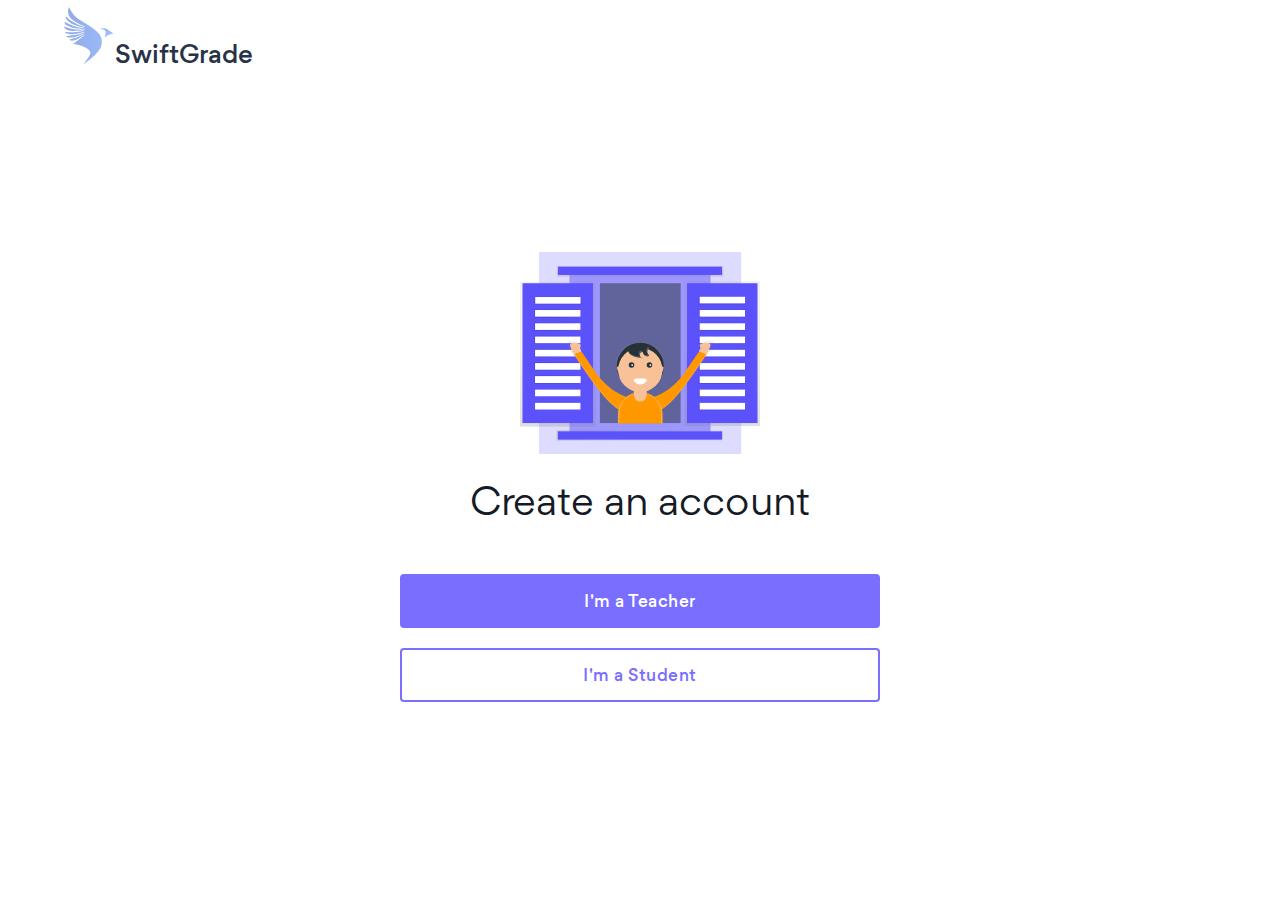
<file: create-account.html>
<!DOCTYPE html>
<html lang="en">

<head>
    <meta charset="UTF-8">
    <meta name="viewport" content="width=device-width, initial-scale=1.0">
    <title>Create account</title>
    <!-- stylesheet --> 

    <link rel="stylesheet" href="css/signin.css">

</head>

<body>
    <!-- Create Account Page -->
    <div class="signin">
        <div class="top-navbar ">
            <div class="logo">
                <a href="index.html">
                    <img src="img/logo.svg" alt="SwiftGrade" width="50" height="58">
                    <span>SwiftGrade</span>
                </a>
            </div>
        </div>
        <div class="signin-inner">
            <img src="img/Middle page SVG.svg" alt="Boy standing" class="hero-illustration">
            <h2>Create an account</h2>                     
            <div class="signin-form-col">    
					<a href="registration.html"><button type="button" class="sigin-btn active">I'm a Teacher</button><br></a>
					<a href="join_class.html"><button type="button" class="sigin-btn">I'm a Student</button></a>
            </div>
        </div>
    </div>
</body>


</html>
</file>
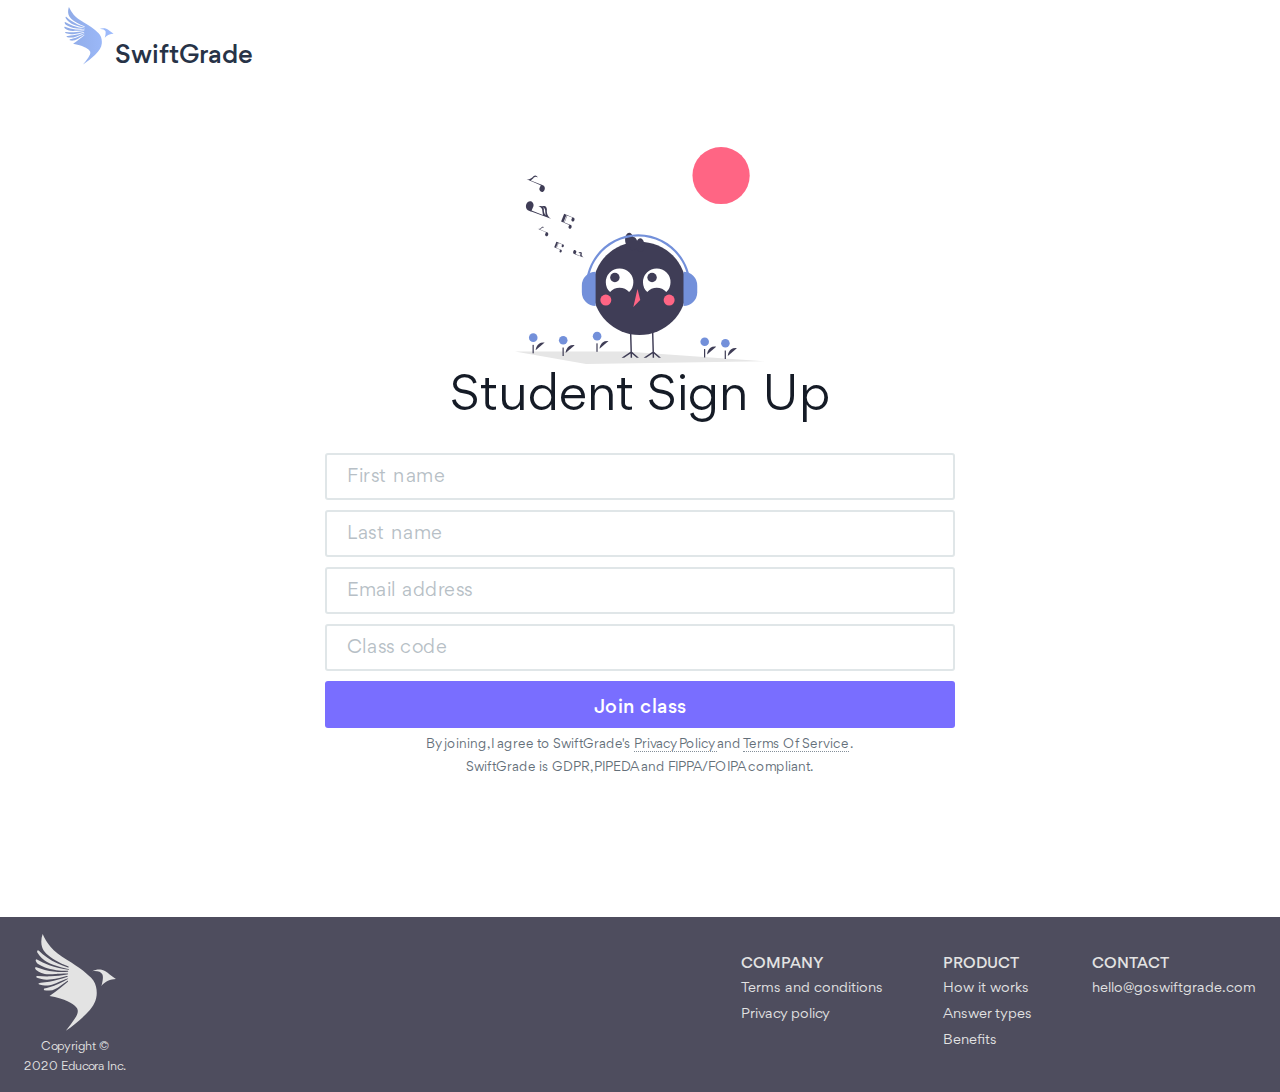
<file: join_class.html>
<!DOCTYPE html>
<html lang="en">

<head>
    <meta charset="UTF-8">
    <meta name="viewport" content="width=device-width, initial-scale=1.0">
    <title>Join Class</title>
    <!-- stylesheet -->
    <link rel="stylesheet" href="css/student.css">

</head>

<body>
    <!-- Sign in page -->
    <div class="joinclass">
        <div class="top-navbar ">
            <div class="logo">
                <a href="index.html">
                    <img src="img/logo.svg" alt="SwiftGrade" width="50" height="58">
                    <span>SwiftGrade</span>
                </a>
            </div>
        </div>
        <div class="joinclass-inner">
            <img src="img/join_classsvg.svg" alt="join class" class="joinclass-img">
            <h2>Student Sign Up</h2>
            <div class="joinclass-form-col">
                <form action="">
                    <input type="text" placeholder="First name">
                    <input type="text" placeholder="Last name">
                    <input type="text" placeholder="Email address">
                    <input type="text" placeholder="Class code">

                    <button type="button" class="joinclass-btn">Join class</button>
                </form>
                <p class="terms-text">
                    By joining, I agree to SwiftGrade's
                    <a href="#">Privacy Policy </a> and <a href="#">Terms of Service</a> . <br> SwiftGrade is GDPR, PIPEDA and FIPPA/FOIPA compliant.
                </p>
            </div>


        </div>
    </div>
    <!-- ./End sign in page -->
    <!-- Footer -->
    <footer class="footer">
        <div class="container">
            <div class="footer-logo">
                <a href="#">
                    <img src="img/logo-bottom.svg" alt="SwiftGrade" width="81" height="97">
                    <span>SwiftGrade</span>
                </a>
                <p class="copy">Copyright ©</p>
                <p class="copy">2020 Educora Inc.</p>
            </div>
            <div class="footer-menu">
                <div class="footer-menu__item">
                    <h3>company</h3>
                    <ul class="footer-menu__item-list">
                        <li><a href="#">Terms and conditions</a></li>
                        <li><a href="#">Privacy policy</a></li>
                    </ul>
                </div>
                <div class="footer-menu__item">
                    <h3>Product</h3>
                    <ul class="footer-menu__item-list">
                        <li><a href="#howitworks">How it works</a></li>
                        <li><a href="#answertypes">Answer types</a></li>
                        <li><a href="#benefits">Benefits</a></li>
                    </ul>
                </div>
                <div class="footer-menu__item">
                    <h3>contact</h3>
                    <ul class="footer-menu__item-list">
                        <li><a href="mailto:hello@goswiftgrade.com">hello@goswiftgrade.com</a></li>
                    </ul>
                </div>
            </div>
        </div>
    </footer>

</body>
<script src="https://cdnjs.cloudflare.com/ajax/libs/jquery/2.2.2/jquery.min.js"></script>
<script>
    $(".toggle-password").click(function() {

        $(this).toggleClass("open-eye close-eye");
        var input = $($(this).attr("toggle"));
        if (input.attr("type") == "password") {
            input.attr("type", "text");
        } else {
            input.attr("type", "password");
        }
    });
</script>

</html>
</file>
<file: css/signin.css>
@font-face {
    font-family: 'Gordita Regular';
    font-style: normal;
    font-weight: normal;
    src: local('../fonts/Gordita Regular'), url('../fonts/Gordita-Regular.woff') format('woff');
}

@font-face {
    font-family: 'Gordita ';
    src: local('../fonts/Gordita  Regular'), local('../fonts/Gordita--Regular'), url('../fonts/Gordita-Regular.woff2') format('woff2'), url('../fonts/Gordita-Regular.woff') format('woff'), url('../fonts/Gordita-Regular.ttf') format('truetype');
    font-weight: 400;
    font-style: normal;
}

@font-face {
    font-family: 'Gordita Regular Italic';
    font-style: normal;
    font-weight: normal;
    src: local('../fonts/Gordita Regular Italic'), url('../fonts/Gordita Regular Italic.woff') format('woff');
}

@font-face {
    font-family: 'Gordita Thin';
    font-style: normal;
    font-weight: normal;
    src: local('../fonts/Gordita Thin'), url('../fonts/Gordita Thin.woff') format('woff');
}

@font-face {
    font-family: 'Gordita Thin Italic';
    font-style: normal;
    font-weight: normal;
    src: local('../fonts/Gordita Thin Italic'), url('../fonts/Gordita Thin Italic.woff') format('woff');
}

@font-face {
    font-family: 'Gordita Light';
    font-style: normal;
    font-weight: normal;
    src: local('../fonts/Gordita Light'), url('../fonts/Gordita Light.woff') format('woff');
}

@font-face {
    font-family: 'Gordita Light Italic';
    font-style: normal;
    font-weight: normal;
    src: local('../fonts/Gordita Light Italic'), url('../fonts/Gordita Light Italic.woff') format('woff');
}

@font-face {
    font-family: 'Gordita Medium';
    font-style: normal;
    font-weight: normal;
    src: local('../fonts/Gordita-Medium'), url('../fonts/Gordita-Medium.woff') format('woff');
}

@font-face {
    font-family: 'Gordita Medium Italic';
    font-style: normal;
    font-weight: normal;
    src: local('../fonts/Gordita-Medium Italic'), url('../fonts/Gordita-Medium Italic.woff') format('woff');
}

@font-face {
    font-family: 'Gordita Bold';
    font-style: normal;
    font-weight: normal;
    src: local('../fonts/Gordita Bold'), url('../fonts/Gordita Bold.woff') format('woff');
}

@font-face {
    font-family: 'Gordita Bold Italic';
    font-style: normal;
    font-weight: normal;
    src: local('../fonts/Gordita Bold Italic'), url('../fonts/Gordita Bold Italic.woff') format('woff');
}

@font-face {
    font-family: 'Gordita Black';
    font-style: normal;
    font-weight: normal;
    src: local('../fonts/Gordita Black'), url('../fonts/Gordita Black.woff') format('woff');
}

@font-face {
    font-family: 'Gordita Black Italic';
    font-style: normal;
    font-weight: normal;
    src: local('../fonts/Gordita Black Italic'), url('../fonts/Gordita Black Italic.woff') format('woff');
}

@font-face {
    font-family: 'Gordita Ultra';
    font-style: normal;
    font-weight: normal;
    src: local('../fonts/Gordita Ultra'), url('../fonts/Gordita Ultra.woff') format('woff');
}

@font-face {
    font-family: 'Gordita Ultra Italic';
    font-style: normal;
    font-weight: normal;
    src: local('../fonts/Gordita Ultra Italic'), url('../fonts/Gordita Ultra Italic.woff') format('woff');
}
* {
    padding: 0;
    margin: 0;
}


.top-navbar {
    padding: 10px 64px 0;
    transition: box-shadow .15s ease-in-out;
    z-index: 999;
    position: relative;
}

.top-navbar .logo img {
    position: relative;
    top: -3px;
}

.top-navbar .logo a {
    text-decoration: none;
}

.top-navbar .logo {
    font: 24px 'Gordita Medium';
}

.top-navbar .logo span {
    position: relative;
    left: -5px;
    top: -5px;
    color: #273347;
}

.signin .signin-inner {
    text-align: center;
    width: 480px;
    display: inline-block;
    position: absolute;
    top: 22%;
    -moz-transform: translateY(-50%);
    -webkit-transform: translateY(-50%);
    -o-transform: translateY(-50%);
    -ms-transform: translateY(-50%);
    transform: translateY(-50%);
	left: 50%;
    -moz-transform: translateX(-50%);
    -webkit-transform: translateX(-50%);
    -o-transform: translateX(-50%);
    -ms-transform: translateX(-50%);
    transform: translateX(-50%);
}

.signin-inner img.hero-illustration {
    width: 260px;
    margin: 0 auto;
}

.signin-inner h2 {
    font-size: 40px;
    font-weight: 400;
	line-height: 1.5;
    font-family: 'Gordita regular';
    color: #151b26;
	margin: 20px 0;
}
.signin-or {
    color: #9ca6af;
    padding-bottom: 18px;
    padding-top: 18px;
    position: relative;
    text-align: center;
    font-family: 'Gordita regular';
    width: 70%;
    margin: 0 auto;
}

.signin-or span {
    font-family: 'Gordita regular';
    font-size: 18px;
    font-weight: 300;
}

.signin-form-col form input:focus { 
    outline: 0;
}

.signin-form-col form input::placeholder {
    color: #b7bfc6;
    letter-spacing: .5px;
    line-height: 50px;
}

.signin-form-col .sigin-btn{
    font-family: 'Gordita medium';
    line-height: 50px;
    padding: 0 24px;
    width: 100%;
    background-color: #fff;
    color:#796eff;
    text-decoration: none;
    border-radius: 4px;
    border: 2px solid #796eff;
    cursor: pointer;
    font-size: 18px;
	letter-spacing: .5px;
	outline: none !important;
	margin: 20px 0.5em 0px 0.5em;
}
.signin-form-col .sigin-btn:hover{
    background-color: #e2dfff75;
}
.signin-form-col .sigin-btn.active{
	 background-color: #796eff;
     color:#fff;
	
}
.signin-form-col .sigin-btn.active:hover {
    background-color: #635ac7;
    color: #fff;
	border: 2px solid #635ac7;
}

@media(max-width:577px) {
    .top-navbar {
        padding: 10px 20px 5px;
        box-shadow: 0 2px 12px 0 rgba(36, 50, 66, .075);
        width: 100%;
        background: #fff;
        box-sizing: border-box;
    }
    .signin .signin-inner {
        width: 85%;
        padding-top: 10px;
        margin-top: 0px;
        justify-content: center;
        top: 30%;

    }
    .signin-inner h2 {
        font-size: 30px;
    }
    #sticky-navbar a img {
        width: 150px;
    }
    .google-action-btn button {
        width: 100%;
        font-size: 16px;
    }
    .google-action-btn button img {
        left: 15px;
    }
    .signin-form-col .sigin-btn {
        font-size: 16px;
		margin: 20px 0 0px 0;
    }
    .signin .signin-inner .hero-illustration {
        width: 200px;
        display: block;
        margin: 0 auto;
    }
    .top-navbar .logo img {
        height: 45px;
    }
    .top-navbar .logo {
        font: 19px "Gordita Medium";
    }
    .signin-or {
        width: 80%;
    }
}

@media(min-width:577px) and (max-width:1024px) {
    .top-navbar {
        padding: 10px 35px;
        box-shadow: 0 2px 12px 0 rgba(36, 50, 66, .075);
        height: 60px;
        display: flex;
    }
    .google-action-btn button {
        font-size: 16px;
    }
	
    .signin .signin-inner {
        width: 480px;
        padding-top: 20px;
        flex-direction: column;
        justify-content: center;
        top: 30%;
    }
    .signin .signin-inner .hero-illustration {
        width: 250px;
        display: block;
        margin: 0 auto;
    }
    .signin .signin-inner h2 {
        font-size: 40px;
        margin: 27px 0;
        margin: 27px 0;
    }
    .google-action-btn button {
        width: 90%;
    }
	.signin-form-col .sigin-btn {
        font-size: 16px;
		margin: 20px 0 0px 0;
    }
}


/* Surface book */


/* ipdad pro */

@media only screen and (min-width:1024px) and (max-width: 1366px) {
    .signin .signin-inner {
        width: 480px;
        margin-top: 0px;
        flex-direction: column;
        justify-content: center;
        top: 28%;
    }
    .signin .signin-inner .hero-illustration {
        width: 240px;
        display: block;
        margin: 0 auto;
    }
    .signin .signin-inner h2 {
        font-size: 40px;
    }
    .signin {
        padding: 0 0 65px;
    }
	.signin-form-col .sigin-btn {
        font-size: 16px;
		margin: 20px 0 0px 0;
    }
}


/* iPhone 5*/

@media (device-height: 568px) and (device-width: 320px) and (-webkit-min-device-pixel-ratio: 2) {
    .signin .signin-inner .hero-illustration {
        width: 160px;
    }
    .signin-inner h2 {
        font-size: 30px;
    }
    .google-action-btn {
        position: relative;
        margin-top: 15px;
    }
	.signin-form-col .sigin-btn {
        font-size: 16px;
		margin: 20px 0 0px 0;
    }
	
}
</file>
<file: css/student.css>
@font-face {
    font-family: 'Gordita Regular';
    font-style: normal;
    font-weight: normal;
    src: local('../fonts/Gordita Regular'), url('../fonts/Gordita-Regular.woff') format('woff');
}

@font-face {
    font-family: 'Gordita ';
    src: local('../fonts/Gordita  Regular'), local('../fonts/Gordita--Regular'), url('../fonts/Gordita-Regular.woff2') format('woff2'), url('../fonts/Gordita-Regular.woff') format('woff'), url('../fonts/Gordita-Regular.ttf') format('truetype');
    font-weight: 400;
    font-style: normal;
}

@font-face {
    font-family: 'Gordita Regular Italic';
    font-style: normal;
    font-weight: normal;
    src: local('../fonts/Gordita Regular Italic'), url('../fonts/Gordita Regular Italic.woff') format('woff');
}

@font-face {
    font-family: 'Gordita Thin';
    font-style: normal;
    font-weight: normal;
    src: local('../fonts/Gordita Thin'), url('../fonts/Gordita Thin.woff') format('woff');
}

@font-face {
    font-family: 'Gordita Thin Italic';
    font-style: normal;
    font-weight: normal;
    src: local('../fonts/Gordita Thin Italic'), url('../fonts/Gordita Thin Italic.woff') format('woff');
}

@font-face {
    font-family: 'Gordita Light';
    font-style: normal;
    font-weight: normal;
    src: local('../fonts/Gordita Light'), url('../fonts/Gordita Light.woff') format('woff');
}

@font-face {
    font-family: 'Gordita Light Italic';
    font-style: normal;
    font-weight: normal;
    src: local('../fonts/Gordita Light Italic'), url('../fonts/Gordita Light Italic.woff') format('woff');
}

@font-face {
    font-family: 'Gordita Medium';
    font-style: normal;
    font-weight: normal;
    src: local('../fonts/Gordita-Medium'), url('../fonts/Gordita-Medium.woff') format('woff');
}

@font-face {
    font-family: 'Gordita Medium Italic';
    font-style: normal;
    font-weight: normal;
    src: local('../fonts/Gordita-Medium Italic'), url('../fonts/Gordita-Medium Italic.woff') format('woff');
}

@font-face {
    font-family: 'Gordita Bold';
    font-style: normal;
    font-weight: normal;
    src: local('../fonts/Gordita Bold'), url('../fonts/Gordita Bold.woff') format('woff');
}

@font-face {
    font-family: 'Gordita Bold Italic';
    font-style: normal;
    font-weight: normal;
    src: local('../fonts/Gordita Bold Italic'), url('../fonts/Gordita Bold Italic.woff') format('woff');
}

@font-face {
    font-family: 'Gordita Black';
    font-style: normal;
    font-weight: normal;
    src: local('../fonts/Gordita Black'), url('../fonts/Gordita Black.woff') format('woff');
}

@font-face {
    font-family: 'Gordita Black Italic';
    font-style: normal;
    font-weight: normal;
    src: local('../fonts/Gordita Black Italic'), url('../fonts/Gordita Black Italic.woff') format('woff');
}

@font-face {
    font-family: 'Gordita Ultra';
    font-style: normal;
    font-weight: normal;
    src: local('../fonts/Gordita Ultra'), url('../fonts/Gordita Ultra.woff') format('woff');
}

@font-face {
    font-family: 'Gordita Ultra Italic';
    font-style: normal;
    font-weight: normal;
    src: local('../fonts/Gordita Ultra Italic'), url('../fonts/Gordita Ultra Italic.woff') format('woff');
}

* {
    padding: 0;
    margin: 0;
}

.joinclass {
    padding: 0 0 100px;
}


.joinclass-form-col {
    margin-top: 4%;
}

.top-navbar {
    padding: 10px 64px 0;
    transition: box-shadow .15s ease-in-out;
    z-index: 999;
    position: relative;
}

.top-navbar .logo img {
    position: relative;
    top: -3px;
}

.top-navbar .logo a {
    text-decoration: none;
}

.top-navbar .logo {
    font: 24px "Gordita Medium";
}

.top-navbar .logo span {
    position: relative;
    left: -5px;
    top: -5px;
    color: #273347;
}

.joinclass .joinclass-inner {
    width: 530px;
    margin: 0 auto;
    text-align: center;
    min-height: calc(100vh - 122px);
    margin-top: -30px;
}

.joinclass-inner img.joinclass-img {
    width: 200px;
    margin: 0 auto;
}

.joinclass-inner h2 {
    font-size: 48px;
    font-weight: 400;
    font-family: 'Gordita regular';
    color: #151b26;
    margin: 5px 0 5px;
}

.joinclass-form-col form input {
    font-family: 'Gordita regular';
    background-color: #fff;
    border: 2px solid #e0e6e8;
    font-size: 19px;
    color: #6d7881;
    border-radius: 3px;
    height: 47px;
    line-height: normal;
    margin: 0;
    margin-bottom: 0px;
    padding: 0 0 0 20px;
    transition: border .15s;
    width: 100%;
    margin-bottom: 10px;
    box-sizing: border-box;
    line-height: 50px;
}

.joinclass-form-col form input:focus {
    border-color: #aba3ff;
    outline: 0
}

.joinclass-form-col form input::placeholder {
    color: #b7bfc6;
    letter-spacing: .5px;
    line-height: 49px;
}

.joinclass-form-col .joinclass-btn {
    font-family: 'Gordita medium';
    height: 47px;
    line-height: 50px;
    padding: 0 24px;
    width: 100%;
    box-sizing: border-box;
    margin-top: 0;
    background-color: #796eff;
    color: #fff;
    text-decoration: none;
    border-radius: 3px;
    border: none;
    letter-spacing: .5px;
    transition: background-color .15s, color .15s ease-in-out;
    cursor: pointer;
    font-size: 18px;
}

.joinclass-form-col .joinclass-btn:hover {
    background-color: #635ac7;
    border-bottom: none;
    color: #fff;
    text-decoration: none;
}

.terms-text {
    font-family: 'Gordita regular';
    font-size: 13px;
    font-weight: 400;
    color: #646f79;
    margin-top: 5px;
    line-height: 23px;
}

.terms-text a {
    font-family: 'Gordita regular';
    text-decoration: none;
    border-bottom: 1px dotted #848f99;
    color: #646f79;
    font-weight: 400;
    text-transform: capitalize;
}

@media(max-width:577px) {
    .top-navbar {
        padding: 10px 20px 5px;
        box-shadow: 0 2px 12px 0 rgba(36, 50, 66, .075);
        width: 100%;
        background: #fff;
        box-sizing: border-box;
    }
    .joinclass .joinclass-inner {
        width: 85%;
        padding-top: 10px;
        margin-top: 0px;
        display: flex;
        flex-direction: column;
        justify-content: center;
    }
    .joinclass-inner h2 {
        font-size: 35px;
    }
    #sticky-navbar a img {
        width: 150px;
    }
    .joinclass-form-col .sigin-btn,
    .joinclass-form-col form input {
        font-size: 16px;
    }
    .joinclass .joinclass-inner .joinclass-img {
        width: 200px;
        display: block;
        margin: 0 auto;
    }
    .top-navbar .logo img {
        height: 45px;
    }
    .top-navbar .logo {
        font: 19px "Gordita Medium";
    }
}

@media(min-width:577px) and (max-width:1024px) {
    .top-navbar {
        padding: 10px 35px;
        box-shadow: 0 2px 12px 0 rgba(36, 50, 66, .075);
        height: 60px;
        display: flex;
    }
    .joinclass .joinclass-inner {
        width: 500px;
        padding-top: 20px;
        display: flex;
        flex-direction: column;
        justify-content: center;
    }
    .joinclass .joinclass-inner .joinclass-img {
        width: 240px;
        display: block;
        margin: 0 auto;
    }
    .joinclass .joinclass-inner h2 {
        font-size: 40px;
        margin: 15px 0;
    }
    .google-action-btn button {
        width: 90%;
    }
}


/* ipdad pro */

@media only screen and (min-width:1024px) and (max-width: 1366px) {
    .joinclass .joinclass-inner {
        width: 630px;
        margin-top: 0px;
        display: flex;
        flex-direction: column;
        justify-content: center;
    }
    .joinclass .joinclass-inner .joinclass-img {
        width: 250px;
        display: block;
        margin: 0 auto;
    }
    .joinclass .joinclass-inner h2 {
        font-size: 50px;
    }
    .joinclass {
        padding: 0 0 65px;
    }
}


/* iPhone 5*/

@media (device-height: 568px) and (device-width: 320px) and (-webkit-min-device-pixel-ratio: 2) {
    .joinclass .joinclass-inner .jclass-illustration {
        width: 200px;
    }
    .joinclass-inner h2 {
        font-size: 30px;
    }
}


/* -- Footer -- */

.footer {
    position: relative;
    background: #4e4d5e;
    color: #e3e3e3
}

.footer .container {
    display: -webkit-box;
    display: -ms-flexbox;
    display: flex;
    -webkit-box-align: center;
    -ms-flex-align: center;
    align-items: center;
    -webkit-box-pack: justify;
    -ms-flex-pack: justify;
    justify-content: space-between;
    max-width: 100%;
    width: calc(100% - 48px);
    padding-top: 17px;
    padding-bottom: 17px;
    margin: 0 auto;
}

@media screen and (max-width: 576px) {
    .footer .container {
        -ms-flex-wrap: wrap;
        flex-wrap: wrap;
        padding-top: 27px;
        padding-bottom: 37px
    }
}

.footer .footer-logo {
    text-align: center
}

@media screen and (max-width: 576px) {
    .footer .footer-logo {
        width: 100%;
        order: 1
    }
}

.footer .footer-logo a {
    color: inherit;
    text-decoration: none;
}

.footer .footer-logo span {
    display: none;
    font-size: 24px
}

@media screen and (max-width: 576px) {
    .footer .footer-logo span {
        padding-top: 10px;
        display: block;
        font-family: 'Gordita regular';
    }
}

.footer .footer-logo .copy {
    font-size: 12px;
    line-height: 16px;
    color: inherit;
    padding-top: 4px;
    font-family: 'Gordita regular';
}

.footer .footer-menu {
    display: -webkit-box;
    display: -ms-flexbox;
    display: flex
}

@media screen and (max-width: 576px) {
    .footer .footer-menu {
        width: 100%;
        order: 0;
        -ms-flex-wrap: wrap;
        flex-wrap: wrap
    }
}

.footer .footer-menu__item {
    padding: 0 30px
}

@media screen and (max-width: 768px) {
    .footer .footer-menu__item {
        padding: 0 20px
    }
}

@media screen and (max-width: 576px) {
    .footer .footer-menu__item {
        padding: 0 0 20px;
        width: 100%;
        text-align: center
    }
}

.footer .footer-menu__item h3 {
    text-transform: uppercase;
    font: 14px/19px "Gordita Medium";
    padding-bottom: 6px
}

.footer .footer-menu__item-list li {
    display: block;
    padding-bottom: 6px
}

@media screen and (max-width: 576px) {
    .footer .footer-menu__item-list li {
        padding-bottom: 15px
    }
}

.footer .footer-menu__item-list li a {
    font-size: 14px;
    line-height: 19px;
    color: inherit;
    font-family: 'Gordita regular';
    text-decoration: none;
}

@media screen and (max-width: 1024px) {
    .footer .footer-menu__item-list li a {
        font-size: 11px;
        line-height: 16px
    }
}

@media screen and (max-width: 576px) {
    .footer .footer-menu__item-list li a {
        font-size: 16px;
        padding: 0
    }
}

.footer .footer-menu__item-list li a:hover,
.footer .footer-menu__item-list li a:focus {
    color: #fff;
    text-decoration: underline
}

.footer .footer-menu__item-list li:last-child a {
    padding-right: 0
}

.footer .footer-menu__item:last-child {
    padding-right: 0
}
</file>
